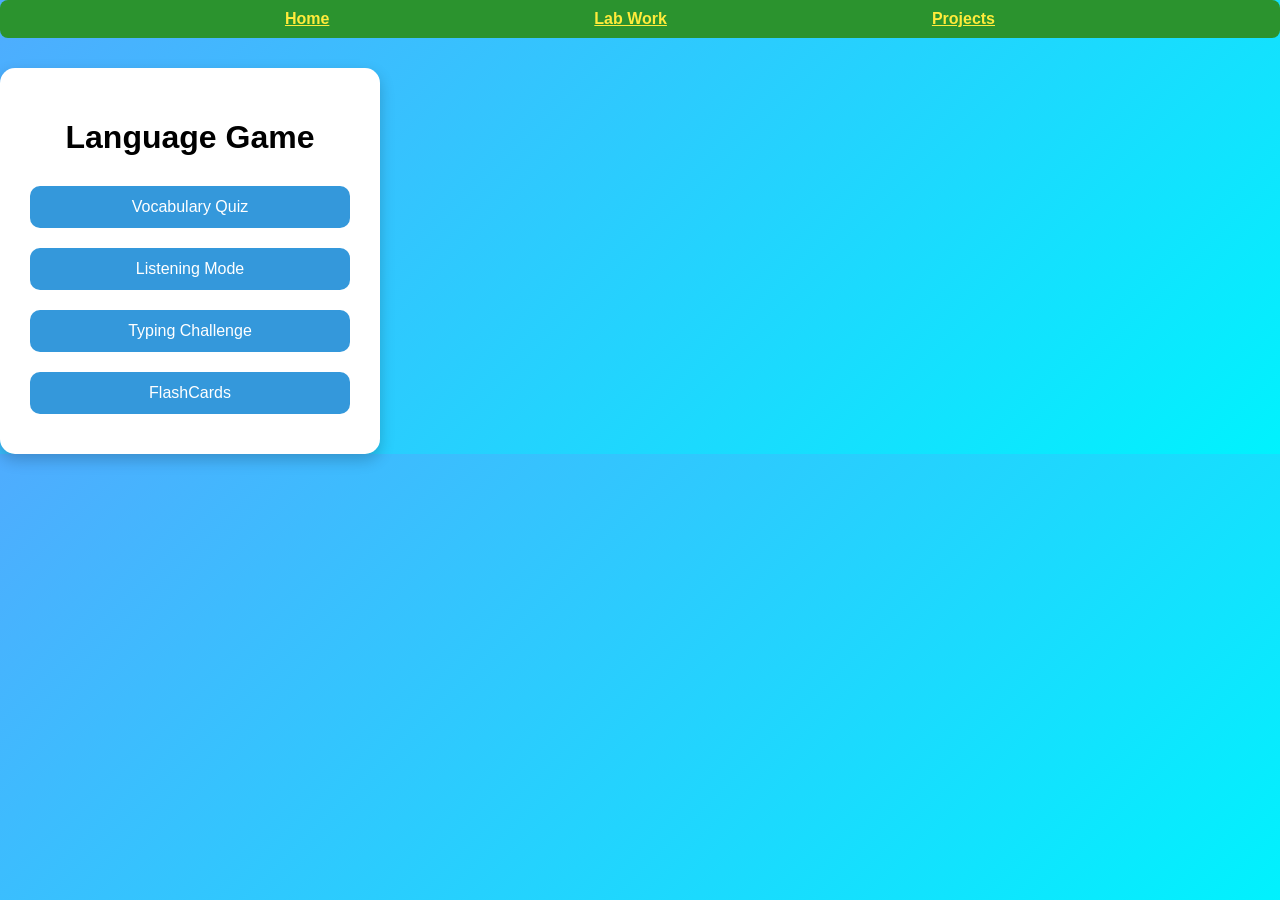
<file: index.html>
<!DOCTYPE html>
<html lang="en">

<head>
  <meta charset="UTF-8">
  <meta name="viewport" content="width=device-width, initial-scale=1.0">
  <title>Language Learning Game</title>
  <link rel="stylesheet" href="style.css">
</head>

<body>

  <nav class="top-nav">
    <a href="index.html" class="active">Home</a>
    <a href="Lab Work.html" class="active">Lab Work</a>
    <a href="projects.html" class="active">Projects</a>
  </nav>

  <div class="menu">
    <h1>Language Game</h1>

    <button onclick="goTo('vocab.html')">Vocabulary Quiz</button>
    <button onclick="goTo('listening.html')">Listening Mode</button>
    <button onclick="goTo('typing.html')">Typing Challenge</button>
    <button onclick="goTo('flashcard.html')">FlashCards</button>
  </div>

  <script src="script.js"></script>
</body>

</html>
</file>
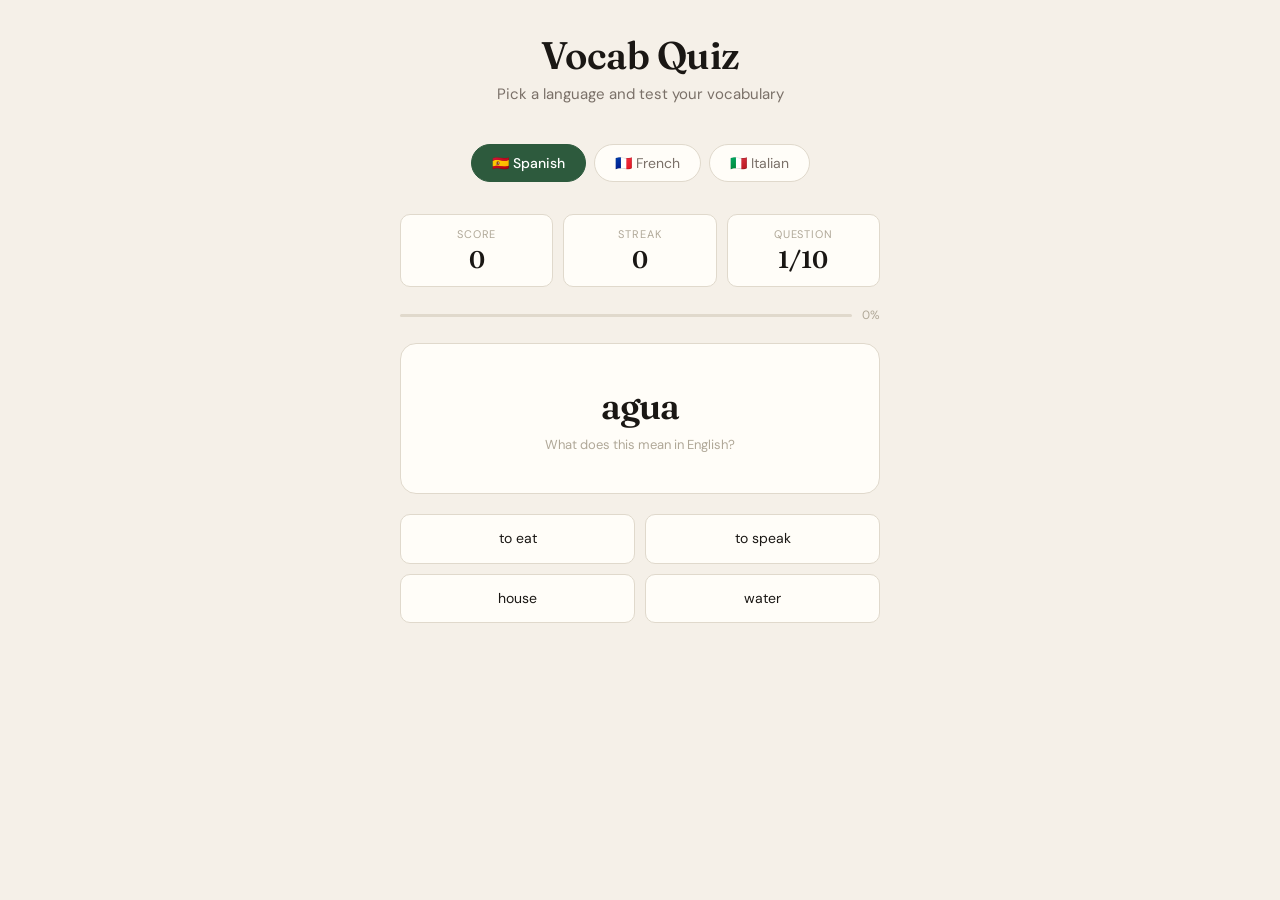
<file: vocab.html>
<!DOCTYPE html>
<html lang="en">
<head>
  <meta charset="UTF-8" />
  <meta name="viewport" content="width=device-width, initial-scale=1.0" />
  <title>Language Vocab Quiz</title>
  <link href="https://fonts.googleapis.com/css2?family=Fraunces:wght@400;600&family=DM+Sans:wght@400;500&display=swap" rel="stylesheet" />
  <style>
    *, *::before, *::after { box-sizing: border-box; margin: 0; padding: 0; }

    :root {
      --bg: #f5f0e8;
      --surface: #fffdf8;
      --border: #e0d9cc;
      --border-strong: #c8bfb0;
      --text: #1a1714;
      --text-muted: #7a7068;
      --text-hint: #b0a898;
      --accent: #2d5a3d;
      --accent-light: #e8f0eb;
      --danger: #8b2e2e;
      --danger-light: #f5e8e8;
      --success: #2d5a3d;
      --success-light: #e8f0eb;
      --radius: 10px;
      --radius-lg: 16px;
    }

    body {
      font-family: 'DM Sans', sans-serif;
      background: var(--bg);
      color: var(--text);
      min-height: 100vh;
      display: flex;
      flex-direction: column;
      align-items: center;
      padding: 2rem 1rem 4rem;
    }

    header {
      text-align: center;
      margin-bottom: 2.5rem;
    }

    header h1 {
      font-family: 'Fraunces', serif;
      font-size: 2.4rem;
      font-weight: 600;
      color: var(--text);
      letter-spacing: -0.5px;
      line-height: 1.2;
    }

    header p {
      color: var(--text-muted);
      font-size: 15px;
      margin-top: 6px;
    }

    .lang-tabs {
      display: flex;
      gap: 8px;
      margin-bottom: 2rem;
      flex-wrap: wrap;
      justify-content: center;
    }

    .lang-btn {
      padding: 9px 20px;
      border-radius: 999px;
      border: 1px solid var(--border);
      background: var(--surface);
      cursor: pointer;
      font-family: 'DM Sans', sans-serif;
      font-size: 14px;
      font-weight: 400;
      color: var(--text-muted);
      transition: all 0.15s;
    }

    .lang-btn.active {
      background: var(--accent);
      border-color: var(--accent);
      color: #fff;
      font-weight: 500;
    }

    .lang-btn:hover:not(.active) {
      border-color: var(--border-strong);
      color: var(--text);
    }

    .quiz-wrap {
      width: 100%;
      max-width: 480px;
      display: flex;
      flex-direction: column;
      align-items: center;
      gap: 1.25rem;
    }

    .score-row {
      display: flex;
      gap: 10px;
      width: 100%;
    }

    .score-card {
      flex: 1;
      background: var(--surface);
      border: 1px solid var(--border);
      border-radius: var(--radius);
      padding: 12px 10px;
      text-align: center;
    }

    .score-card .s-label {
      font-size: 11px;
      text-transform: uppercase;
      letter-spacing: 0.08em;
      color: var(--text-hint);
      margin-bottom: 4px;
    }

    .score-card .s-val {
      font-family: 'Fraunces', serif;
      font-size: 24px;
      font-weight: 600;
      color: var(--text);
    }

    .progress {
      display: flex;
      align-items: center;
      gap: 10px;
      width: 100%;
      font-size: 12px;
      color: var(--text-hint);
    }

    .prog-bar {
      flex: 1;
      height: 3px;
      background: var(--border);
      border-radius: 2px;
      overflow: hidden;
    }

    .prog-fill {
      height: 100%;
      background: var(--accent);
      border-radius: 2px;
      transition: width 0.35s ease;
    }

    .card {
      width: 100%;
      background: var(--surface);
      border: 1px solid var(--border);
      border-radius: var(--radius-lg);
      padding: 2.5rem 2rem;
      text-align: center;
      min-height: 150px;
      display: flex;
      flex-direction: column;
      align-items: center;
      justify-content: center;
      gap: 8px;
    }

    .card .word {
      font-family: 'Fraunces', serif;
      font-size: 36px;
      font-weight: 600;
      color: var(--text);
      letter-spacing: -1px;
    }

    .card .hint {
      font-size: 13px;
      color: var(--text-hint);
    }

    .card .translation-reveal {
      font-size: 18px;
      color: var(--accent);
      font-weight: 500;
      margin-top: 6px;
      animation: fadeIn 0.25s ease;
    }

    @keyframes fadeIn { from { opacity: 0; transform: translateY(4px); } to { opacity: 1; transform: none; } }

    .options {
      display: grid;
      grid-template-columns: 1fr 1fr;
      gap: 10px;
      width: 100%;
    }

    .opt {
      padding: 14px 12px;
      border-radius: var(--radius);
      border: 1px solid var(--border);
      background: var(--surface);
      cursor: pointer;
      font-family: 'DM Sans', sans-serif;
      font-size: 14px;
      color: var(--text);
      text-align: center;
      transition: all 0.15s;
      line-height: 1.4;
    }

    .opt:hover:not(.disabled) {
      border-color: var(--border-strong);
      background: #f5f0e8;
    }

    .opt.correct {
      background: var(--success-light);
      border-color: var(--success);
      color: var(--success);
    }

    .opt.wrong {
      background: var(--danger-light);
      border-color: var(--danger);
      color: var(--danger);
    }

    .opt.disabled { cursor: default; }

    .next-btn {
      display: none;
      padding: 11px 28px;
      border-radius: 999px;
      border: 1px solid var(--accent);
      background: var(--accent);
      color: #fff;
      cursor: pointer;
      font-family: 'DM Sans', sans-serif;
      font-size: 14px;
      font-weight: 500;
      transition: opacity 0.15s;
    }

    .next-btn:hover { opacity: 0.85; }

    .result-screen {
      text-align: center;
      padding: 3rem 1rem;
    }

    .result-screen h2 {
      font-family: 'Fraunces', serif;
      font-size: 2rem;
      font-weight: 600;
      color: var(--text);
      margin-bottom: 10px;
    }

    .result-screen p {
      color: var(--text-muted);
      font-size: 16px;
      line-height: 1.6;
    }

    .perfect {
      color: var(--accent);
      font-weight: 500;
      margin-top: 6px;
    }

    .restart-btn {
      margin-top: 1.5rem;
      padding: 11px 28px;
      border-radius: 999px;
      border: 1px solid var(--accent);
      background: var(--accent);
      color: #fff;
      cursor: pointer;
      font-family: 'DM Sans', sans-serif;
      font-size: 15px;
      font-weight: 500;
      transition: opacity 0.15s;
    }

    .restart-btn:hover { opacity: 0.85; }
  </style>
</head>
<body>

  <header>
    <h1>Vocab Quiz</h1>
    <p>Pick a language and test your vocabulary</p>
  </header>

  <div class="lang-tabs" id="langTabs"></div>
  <div class="quiz-wrap" id="quizArea"></div>

  <script>
    const vocab = {
      spanish: {
        flag: "🇪🇸", label: "Spanish",
        words: [
          {word:"hablar",translation:"to speak"},{word:"comer",translation:"to eat"},
          {word:"libro",translation:"book"},{word:"agua",translation:"water"},
          {word:"amigo",translation:"friend"},{word:"casa",translation:"house"},
          {word:"tiempo",translation:"time / weather"},{word:"trabajar",translation:"to work"},
          {word:"ciudad",translation:"city"},{word:"feliz",translation:"happy"}
        ]
      },
      french: {
        flag: "🇫🇷", label: "French",
        words: [
          {word:"parler",translation:"to speak"},{word:"manger",translation:"to eat"},
          {word:"livre",translation:"book"},{word:"eau",translation:"water"},
          {word:"ami",translation:"friend"},{word:"maison",translation:"house"},
          {word:"temps",translation:"time / weather"},{word:"travailler",translation:"to work"},
          {word:"ville",translation:"city"},{word:"heureux",translation:"happy"}
        ]
      },
      italian: {
        flag: "🇮🇹", label: "Italian",
        words: [
          {word:"parlare",translation:"to speak"},{word:"mangiare",translation:"to eat"},
          {word:"libro",translation:"book"},{word:"acqua",translation:"water"},
          {word:"amico",translation:"friend"},{word:"casa",translation:"house"},
          {word:"tempo",translation:"time / weather"},{word:"lavorare",translation:"to work"},
          {word:"città",translation:"city"},{word:"felice",translation:"happy"}
        ]
      }
    };

    let lang = "spanish";
    let queue = [], current = 0, score = 0, streak = 0, answered = false;
    let currentOpts = [];

    function shuffle(arr) { return [...arr].sort(() => Math.random() - 0.5); }

    function startQuiz() {
      queue = shuffle(vocab[lang].words);
      current = 0; score = 0; streak = 0; answered = false;
      render();
    }

    function render() {
      const area = document.getElementById("quizArea");
      if (current >= queue.length) {
        area.innerHTML = `
          <div class="result-screen">
            <h2>Quiz complete!</h2>
            <p>You scored <strong>${score}</strong> out of <strong>${queue.length}</strong>.</p>
            ${score === queue.length ? '<p class="perfect">Perfect score!</p>' : ''}
            <br><button class="restart-btn" onclick="startQuiz()">Play again</button>
          </div>`;
        return;
      }

      const item = queue[current];
      const wrong = shuffle(vocab[lang].words.filter(w => w.word !== item.word)).slice(0, 3);
      currentOpts = shuffle([item, ...wrong]);
      const pct = Math.round((current / queue.length) * 100);

      area.innerHTML = `
        <div class="score-row">
          <div class="score-card"><div class="s-label">Score</div><div class="s-val">${score}</div></div>
          <div class="score-card"><div class="s-label">Streak</div><div class="s-val">${streak}</div></div>
          <div class="score-card"><div class="s-label">Question</div><div class="s-val">${current + 1}/${queue.length}</div></div>
        </div>
        <div class="progress">
          <div class="prog-bar"><div class="prog-fill" style="width:${pct}%"></div></div>
          <span>${pct}%</span>
        </div>
        <div class="card" id="wordCard">
          <div class="word">${item.word}</div>
          <div class="hint">What does this mean in English?</div>
        </div>
        <div class="options" id="opts">
          ${currentOpts.map((o, i) => `<button class="opt" onclick="choose(${i})" id="opt${i}">${o.translation}</button>`).join("")}
        </div>
        <button class="next-btn" id="nextBtn" onclick="next()">Next →</button>
      `;
    }

    function choose(idx) {
      if (answered) return;
      answered = true;
      const correct = queue[current];
      const chosen = currentOpts[idx];
      const isRight = chosen.word === correct.word;

      if (isRight) { score++; streak++; } else { streak = 0; }

      document.querySelectorAll(".opt").forEach((el, i) => {
        el.classList.add("disabled");
        if (currentOpts[i].word === correct.word) el.classList.add("correct");
        else if (i === idx && !isRight) el.classList.add("wrong");
      });

      const card = document.getElementById("wordCard");
      const rev = document.createElement("div");
      rev.className = "translation-reveal";
      rev.textContent = correct.translation;
      card.appendChild(rev);

      document.getElementById("nextBtn").style.display = "inline-block";
    }

    function next() {
      current++;
      answered = false;
      render();
    }

    function renderTabs() {
      document.getElementById("langTabs").innerHTML = Object.entries(vocab).map(([key, v]) =>
        `<button class="lang-btn ${key === lang ? 'active' : ''}" onclick="selectLang('${key}')">${v.flag} ${v.label}</button>`
      ).join("");
    }

    function selectLang(l) {
      lang = l;
      renderTabs();
      startQuiz();
    }

    renderTabs();
    startQuiz();
  </script>
</body>
</html>
</file>
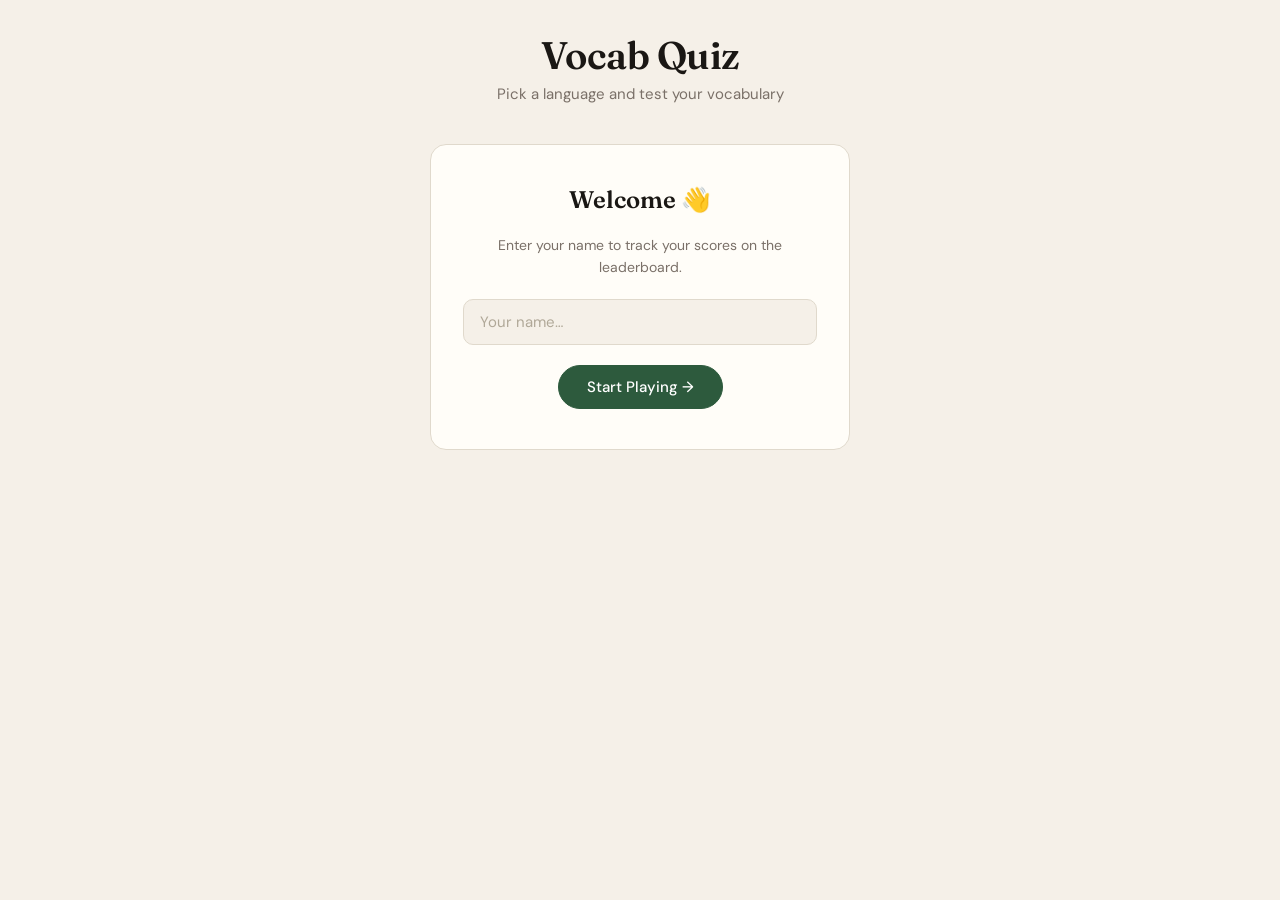
<file: docs/vocab.html>
<!DOCTYPE html>
<html lang="en">
<head>
  <meta charset="UTF-8" />
  <meta name="viewport" content="width=device-width, initial-scale=1.0" />
  <title>Language Vocab Quiz</title>
  <link href="https://fonts.googleapis.com/css2?family=Fraunces:wght@400;600&family=DM+Sans:wght@400;500&display=swap" rel="stylesheet" />
  <style>
    *, *::before, *::after { box-sizing: border-box; margin: 0; padding: 0; }

    :root {
      --bg: #f5f0e8;
      --surface: #fffdf8;
      --border: #e0d9cc;
      --border-strong: #c8bfb0;
      --text: #1a1714;
      --text-muted: #7a7068;
      --text-hint: #b0a898;
      --accent: #2d5a3d;
      --accent-light: #e8f0eb;
      --danger: #8b2e2e;
      --danger-light: #f5e8e8;
      --success: #2d5a3d;
      --success-light: #e8f0eb;
      --radius: 10px;
      --radius-lg: 16px;
    }

    body {
      font-family: 'DM Sans', sans-serif;
      background: var(--bg);
      color: var(--text);
      min-height: 100vh;
      display: flex;
      flex-direction: column;
      align-items: center;
      padding: 2rem 1rem 4rem;
    }

    header { text-align: center; margin-bottom: 2.5rem; }
    header h1 { font-family: 'Fraunces', serif; font-size: 2.4rem; font-weight: 600; letter-spacing: -0.5px; line-height: 1.2; }
    header p  { color: var(--text-muted); font-size: 15px; margin-top: 6px; }

    /* ── Name screen ── */
    .name-screen {
      width: 100%; max-width: 420px;
      background: var(--surface); border: 1px solid var(--border);
      border-radius: var(--radius-lg); padding: 2.5rem 2rem;
      display: flex; flex-direction: column; align-items: center;
      gap: 1.25rem; text-align: center;
    }
    .name-screen h2 { font-family: 'Fraunces', serif; font-size: 1.5rem; font-weight: 600; }
    .name-screen p  { color: var(--text-muted); font-size: 14px; line-height: 1.6; }

    .name-input {
      width: 100%; padding: 12px 16px;
      border: 1px solid var(--border); border-radius: var(--radius);
      background: var(--bg); font-family: 'DM Sans', sans-serif;
      font-size: 15px; color: var(--text); outline: none; transition: border-color 0.15s;
    }
    .name-input:focus { border-color: var(--accent); }
    .name-input::placeholder { color: var(--text-hint); }

    .name-error { font-size: 13px; color: var(--danger); display: none; }

    /* ── Loading screen ── */
    .loading-screen {
      width: 100%; max-width: 420px; text-align: center;
      padding: 3rem 1rem; display: flex; flex-direction: column;
      align-items: center; gap: 1rem;
    }
    .spinner {
      width: 32px; height: 32px;
      border: 3px solid var(--border); border-top-color: var(--accent);
      border-radius: 50%; animation: spin 0.7s linear infinite;
    }
    @keyframes spin { to { transform: rotate(360deg); } }
    .loading-screen p { color: var(--text-muted); font-size: 14px; }
    .loading-screen .retry-btn {
      margin-top: 8px; padding: 9px 22px; border-radius: 999px;
      border: 1px solid var(--border-strong); background: var(--surface);
      cursor: pointer; font-family: 'DM Sans', sans-serif; font-size: 14px;
      color: var(--text); display: none;
    }

    /* ── Tabs ── */
    .top-tabs {
      display: flex; gap: 8px; margin-bottom: 2rem;
      flex-wrap: wrap; justify-content: center;
    }
    .tab-btn {
      padding: 9px 20px; border-radius: 999px;
      border: 1px solid var(--border); background: var(--surface);
      cursor: pointer; font-family: 'DM Sans', sans-serif;
      font-size: 14px; color: var(--text-muted); transition: all 0.15s;
    }
    .tab-btn.active { background: var(--accent); border-color: var(--accent); color: #fff; font-weight: 500; }
    .tab-btn:hover:not(.active) { border-color: var(--border-strong); color: var(--text); }
    .tab-btn.leaderboard-tab { border-style: dashed; }
    .tab-btn.leaderboard-tab.active { border-style: solid; }

    /* ── Quiz ── */
    .quiz-wrap {
      width: 100%; max-width: 480px;
      display: flex; flex-direction: column; align-items: center; gap: 1.25rem;
    }
    .score-row { display: flex; gap: 10px; width: 100%; }
    .score-card { flex: 1; background: var(--surface); border: 1px solid var(--border); border-radius: var(--radius); padding: 12px 10px; text-align: center; }
    .score-card .s-label { font-size: 11px; text-transform: uppercase; letter-spacing: 0.08em; color: var(--text-hint); margin-bottom: 4px; }
    .score-card .s-val { font-family: 'Fraunces', serif; font-size: 24px; font-weight: 600; color: var(--text); }

    .progress { display: flex; align-items: center; gap: 10px; width: 100%; font-size: 12px; color: var(--text-hint); }
    .prog-bar { flex: 1; height: 3px; background: var(--border); border-radius: 2px; overflow: hidden; }
    .prog-fill { height: 100%; background: var(--accent); border-radius: 2px; transition: width 0.35s ease; }

    .card {
      width: 100%; background: var(--surface); border: 1px solid var(--border);
      border-radius: var(--radius-lg); padding: 2.5rem 2rem; text-align: center;
      min-height: 150px; display: flex; flex-direction: column;
      align-items: center; justify-content: center; gap: 8px;
    }
    .card .word { font-family: 'Fraunces', serif; font-size: 36px; font-weight: 600; color: var(--text); letter-spacing: -1px; }
    .card .hint { font-size: 13px; color: var(--text-hint); }
    .card .translation-reveal { font-size: 18px; color: var(--accent); font-weight: 500; margin-top: 6px; animation: fadeIn 0.25s ease; }

    @keyframes fadeIn { from { opacity: 0; transform: translateY(4px); } to { opacity: 1; transform: none; } }

    .options { display: grid; grid-template-columns: 1fr 1fr; gap: 10px; width: 100%; }
    .opt {
      padding: 14px 12px; border-radius: var(--radius);
      border: 1px solid var(--border); background: var(--surface);
      cursor: pointer; font-family: 'DM Sans', sans-serif;
      font-size: 14px; color: var(--text); text-align: center;
      transition: all 0.15s; line-height: 1.4;
    }
    .opt:hover:not(.disabled) { border-color: var(--border-strong); background: #f5f0e8; }
    .opt.correct { background: var(--success-light); border-color: var(--success); color: var(--success); }
    .opt.wrong   { background: var(--danger-light);  border-color: var(--danger);  color: var(--danger); }
    .opt.disabled { cursor: default; }

    .next-btn {
      display: none; padding: 11px 28px; border-radius: 999px;
      border: 1px solid var(--accent); background: var(--accent);
      color: #fff; cursor: pointer; font-family: 'DM Sans', sans-serif;
      font-size: 14px; font-weight: 500; transition: opacity 0.15s;
    }
    .next-btn:hover { opacity: 0.85; }

    /* ── Result ── */
    .result-screen { text-align: center; padding: 3rem 1rem; width: 100%; max-width: 480px; }
    .result-screen h2 { font-family: 'Fraunces', serif; font-size: 2rem; font-weight: 600; margin-bottom: 10px; }
    .result-screen p  { color: var(--text-muted); font-size: 16px; line-height: 1.6; }
    .perfect { color: var(--accent); font-weight: 500; margin-top: 6px; }
    .result-actions { display: flex; gap: 10px; justify-content: center; margin-top: 1.5rem; flex-wrap: wrap; }

    .restart-btn, .lb-btn {
      padding: 11px 28px; border-radius: 999px; cursor: pointer;
      font-family: 'DM Sans', sans-serif; font-size: 15px; font-weight: 500; transition: opacity 0.15s;
    }
    .restart-btn { border: 1px solid var(--accent); background: var(--accent); color: #fff; }
    .lb-btn { border: 1px solid var(--border-strong); background: var(--surface); color: var(--text); }
    .restart-btn:hover, .lb-btn:hover { opacity: 0.8; }

    /* ── Leaderboard ── */
    .lb-wrap { width: 100%; max-width: 480px; display: flex; flex-direction: column; gap: 1rem; }
    .lb-header { display: flex; align-items: center; justify-content: space-between; }
    .lb-header h2 { font-family: 'Fraunces', serif; font-size: 1.4rem; font-weight: 600; }
    .lb-player-badge {
      background: var(--accent-light); border: 1px solid var(--accent);
      border-radius: var(--radius); padding: 10px 14px;
      font-size: 13px; color: var(--accent); display: flex; align-items: center; gap: 6px;
    }
    .lb-lang-tabs { display: flex; gap: 6px; }
    .lb-lang-btn {
      padding: 6px 14px; border-radius: 999px; border: 1px solid var(--border);
      background: var(--surface); cursor: pointer; font-family: 'DM Sans', sans-serif;
      font-size: 13px; color: var(--text-muted); transition: all 0.15s;
    }
    .lb-lang-btn.active { background: var(--accent); border-color: var(--accent); color: #fff; }
    .lb-table { background: var(--surface); border: 1px solid var(--border); border-radius: var(--radius-lg); overflow: hidden; }
    .lb-row {
      display: grid; grid-template-columns: 36px 1fr 60px 70px;
      align-items: center; padding: 13px 16px;
      border-bottom: 1px solid var(--border); gap: 8px; animation: fadeIn 0.2s ease;
    }
    .lb-row:last-child { border-bottom: none; }
    .lb-row.is-me { background: var(--accent-light); }
    .lb-row.header-row { padding: 8px 16px; background: var(--bg); border-bottom: 1px solid var(--border); }
    .lb-row.header-row span { font-size: 10px; text-transform: uppercase; letter-spacing: 0.08em; color: var(--text-hint); font-weight: 500; }
    .rank { font-family: 'Fraunces', serif; font-size: 15px; font-weight: 600; color: var(--text-hint); text-align: center; }
    .rank.gold   { color: #b8860b; }
    .rank.silver { color: #888; }
    .rank.bronze { color: #8b5e3c; }
    .lb-name { font-size: 14px; font-weight: 500; color: var(--text); overflow: hidden; text-overflow: ellipsis; white-space: nowrap; }
    .lb-name.is-me::after { content: " (you)"; color: var(--accent); font-weight: 400; font-size: 12px; }
    .lb-score { font-family: 'Fraunces', serif; font-size: 18px; font-weight: 600; color: var(--text); text-align: right; }
    .lb-games { font-size: 12px; color: var(--text-hint); text-align: right; }
    .lb-empty { padding: 2.5rem; text-align: center; color: var(--text-hint); font-size: 14px; }

    .hidden { display: none !important; }
  </style>
</head>
<body>

  <header>
    <h1>Vocab Quiz</h1>
    <p>Pick a language and test your vocabulary</p>
  </header>

  <!-- Step 1: Name -->
  <div class="name-screen" id="nameScreen">
    <h2>Welcome 👋</h2>
    <p>Enter your name to track your scores on the leaderboard.</p>
    <input class="name-input" id="nameInput" type="text" placeholder="Your name…" maxlength="24" />
    <div class="name-error" id="nameError">Please enter a name to continue.</div>
    <button class="restart-btn" onclick="submitName()">Start Playing →</button>
  </div>

  <!-- Step 2: Loading words -->
  <div class="loading-screen hidden" id="loadingScreen">
    <div class="spinner"></div>
    <p id="loadingMsg">Fetching words…</p>
    <button class="retry-btn" id="retryBtn" onclick="loadWords()">Try again</button>
  </div>

  <!-- Step 3: Main app -->
  <div id="mainApp" class="hidden" style="width:100%;display:flex;flex-direction:column;align-items:center;">
    <div class="top-tabs" id="topTabs"></div>
    <div id="quizArea" class="quiz-wrap"></div>
    <div id="lbArea" class="lb-wrap hidden"></div>
  </div>

  <script>
    const langMeta = {
      spanish: { flag: '🇪🇸', label: 'Spanish' },
      french:  { flag: '🇫🇷', label: 'French'  },
      italian: { flag: '🇮🇹', label: 'Italian' },
    };

    // Words are fetched per language and cached so switching
    // tabs doesn't re-fetch until the player finishes a round.
    const wordCache = {};

    let userId = null, userName = null;
    let lang = 'spanish';
    let words = [];  // current word set [{word, translation}]
    let queue = [], current = 0, score = 0, streak = 0, answered = false;
    let currentOpts = [];
    let view = 'quiz';
    let lbLang = 'spanish';

    // ── Name entry ───────────────────────────────────────────────
    document.getElementById('nameInput').addEventListener('keydown', e => {
      if (e.key === 'Enter') submitName();
    });

    async function submitName() {
      const input = document.getElementById('nameInput');
      const name = input.value.trim();
      const err = document.getElementById('nameError');
      if (!name) { err.style.display = 'block'; return; }
      err.style.display = 'none';

      try {
        const res = await fetch('/api/users', {
          method: 'POST',
          headers: { 'Content-Type': 'application/json' },
          body: JSON.stringify({ name })
        });
        const data = await res.json();
        if (data.error) throw new Error(data.error);
        userId = data.id;
        userName = data.name;
        document.getElementById('nameScreen').classList.add('hidden');
        loadWords();
      } catch (e) {
        err.textContent = 'Something went wrong. Is the server running?';
        err.style.display = 'block';
      }
    }

    // ── Word fetching ────────────────────────────────────────────
    async function loadWords() {
      // Show loading screen
      document.getElementById('mainApp').classList.add('hidden');
      document.getElementById('loadingScreen').classList.remove('hidden');
      document.getElementById('loadingMsg').textContent = `Fetching ${langMeta[lang].label} words…`;
      document.getElementById('retryBtn').style.display = 'none';

      try {
        const res = await fetch(`/api/words?language=${lang}`);
        const data = await res.json();
        if (data.error) throw new Error(data.error);
        if (!Array.isArray(data) || data.length < 4) throw new Error('Not enough words returned.');

        wordCache[lang] = data;
        words = data;

        document.getElementById('loadingScreen').classList.add('hidden');
        document.getElementById('mainApp').classList.remove('hidden');
        renderTabs();
        startQuiz();
      } catch (e) {
        document.getElementById('loadingMsg').textContent = '⚠️ ' + (e.message || 'Failed to load words.');
        document.getElementById('retryBtn').style.display = 'inline-block';
      }
    }

    // ── Tabs ─────────────────────────────────────────────────────
    function renderTabs() {
      const langBtns = Object.entries(langMeta).map(([key, v]) =>
        `<button class="tab-btn ${view === 'quiz' && key === lang ? 'active' : ''}" onclick="selectLang('${key}')">${v.flag} ${v.label}</button>`
      ).join('');
      const lbBtn = `<button class="tab-btn leaderboard-tab ${view === 'leaderboard' ? 'active' : ''}" onclick="showLeaderboard()">🏆 Leaderboard</button>`;
      document.getElementById('topTabs').innerHTML = langBtns + lbBtn;
    }

    async function selectLang(l) {
      lang = l;
      view = 'quiz';
      document.getElementById('lbArea').classList.add('hidden');
      document.getElementById('quizArea').classList.remove('hidden');

      // Use cache if available, otherwise fetch fresh
      if (wordCache[l]) {
        words = wordCache[l];
        renderTabs();
        startQuiz();
      } else {
        renderTabs();
        loadWords();
      }
    }

    // ── Quiz ─────────────────────────────────────────────────────
    function shuffle(arr) { return [...arr].sort(() => Math.random() - 0.5); }

    function startQuiz() {
      queue = shuffle(words);
      current = 0; score = 0; streak = 0; answered = false;
      render();
    }

    function render() {
      const area = document.getElementById('quizArea');
      if (current >= queue.length) {
        submitScore();
        // Clear cache so next "play again" gets fresh words
        delete wordCache[lang];
        area.innerHTML = `
          <div class="result-screen">
            <h2>Quiz complete!</h2>
            <p>You scored <strong>${score}</strong> out of <strong>${queue.length}</strong>.</p>
            ${score === queue.length ? '<p class="perfect">Perfect score! 🎉</p>' : ''}
            <div class="result-actions">
              <button class="restart-btn" onclick="loadWords()">Play again</button>
              <button class="lb-btn" onclick="showLeaderboard()">View leaderboard</button>
            </div>
          </div>`;
        return;
      }

      const item = queue[current];
      // Wrong options are other translations from the same word set
      const wrong = shuffle(words.filter(w => w.word !== item.word)).slice(0, 3);
      currentOpts = shuffle([item, ...wrong]);
      const pct = Math.round((current / queue.length) * 100);

      area.innerHTML = `
        <div class="score-row">
          <div class="score-card"><div class="s-label">Score</div><div class="s-val">${score}</div></div>
          <div class="score-card"><div class="s-label">Streak</div><div class="s-val">${streak}</div></div>
          <div class="score-card"><div class="s-label">Question</div><div class="s-val">${current + 1}/${queue.length}</div></div>
        </div>
        <div class="progress">
          <div class="prog-bar"><div class="prog-fill" style="width:${pct}%"></div></div>
          <span>${pct}%</span>
        </div>
        <div class="card" id="wordCard">
          <div class="word">${item.word}</div>
          <div class="hint">What is this in ${langMeta[lang].label}?</div>
        </div>
        <div class="options">
          ${currentOpts.map((o, i) => `<button class="opt" onclick="choose(${i})">${o.translation}</button>`).join('')}
        </div>
        <button class="next-btn" id="nextBtn" onclick="next()">Next →</button>
      `;
    }

    function choose(idx) {
      if (answered) return;
      answered = true;
      const correct = queue[current];
      const isRight = currentOpts[idx].word === correct.word;
      if (isRight) { score++; streak++; } else { streak = 0; }

      document.querySelectorAll('.opt').forEach((el, i) => {
        el.classList.add('disabled');
        if (currentOpts[i].word === correct.word) el.classList.add('correct');
        else if (i === idx && !isRight) el.classList.add('wrong');
      });

      const rev = document.createElement('div');
      rev.className = 'translation-reveal';
      rev.textContent = correct.translation;
      document.getElementById('wordCard').appendChild(rev);
      document.getElementById('nextBtn').style.display = 'inline-block';
    }

    function next() { current++; answered = false; render(); }

    async function submitScore() {
      try {
        await fetch('/api/scores', {
          method: 'POST',
          headers: { 'Content-Type': 'application/json' },
          body: JSON.stringify({ user_id: userId, points: score, language: lang, total_questions: queue.length })
        });
      } catch (e) { console.warn('Could not submit score:', e); }
    }

    // ── Leaderboard ──────────────────────────────────────────────
    function showLeaderboard() {
      view = 'leaderboard';
      lbLang = lang;
      document.getElementById('quizArea').classList.add('hidden');
      document.getElementById('lbArea').classList.remove('hidden');
      renderTabs();
      loadLeaderboard();
    }

    async function loadLeaderboard() {
      const area = document.getElementById('lbArea');
      area.innerHTML = `
        <div class="lb-header">
          <h2>Leaderboard</h2>
          <div class="lb-lang-tabs">
            ${Object.entries(langMeta).map(([key, v]) =>
              `<button class="lb-lang-btn ${key === lbLang ? 'active' : ''}" onclick="switchLbLang('${key}')">${v.flag}</button>`
            ).join('')}
          </div>
        </div>
        <div class="lb-player-badge">👤 Playing as <strong>${userName}</strong></div>
        <div class="lb-table"><div style="padding:2rem;text-align:center;color:var(--text-hint);font-size:14px;">Loading…</div></div>
      `;
      try {
        const res = await fetch(`/api/leaderboard?language=${lbLang}`);
        renderLbTable(await res.json());
      } catch {
        document.querySelector('.lb-table').innerHTML = `<div class="lb-empty">Could not load scores.</div>`;
      }
    }

    function renderLbTable(rows) {
      const table = document.querySelector('.lb-table');
      if (!rows.length) {
        table.innerHTML = `<div class="lb-empty">No scores yet for this language.<br>Be the first! 🌟</div>`;
        return;
      }
      const rankSymbol = i => ['<span class="rank gold">🥇</span>','<span class="rank silver">🥈</span>','<span class="rank bronze">🥉</span>'][i] || `<span class="rank">${i+1}</span>`;
      table.innerHTML = `
        <div class="lb-row header-row">
          <span></span><span>Player</span><span style="text-align:right">Best</span><span style="text-align:right">Games</span>
        </div>
        ${rows.map((r, i) => {
          const isMe = r.name === userName;
          return `<div class="lb-row ${isMe ? 'is-me' : ''}">
            ${rankSymbol(i)}
            <div class="lb-name ${isMe ? 'is-me' : ''}">${escHtml(r.name)}</div>
            <div class="lb-score">${r.best_score}<span style="font-size:12px;color:var(--text-hint);font-family:'DM Sans',sans-serif;font-weight:400">/${r.total_questions}</span></div>
            <div class="lb-games">${r.games_played} game${r.games_played !== 1 ? 's' : ''}</div>
          </div>`;
        }).join('')}
      `;
    }

    function switchLbLang(l) { lbLang = l; loadLeaderboard(); }
    function escHtml(s) { return s.replace(/&/g,'&amp;').replace(/</g,'&lt;').replace(/>/g,'&gt;').replace(/"/g,'&quot;'); }
  </script>
</body>
</html>
</file>
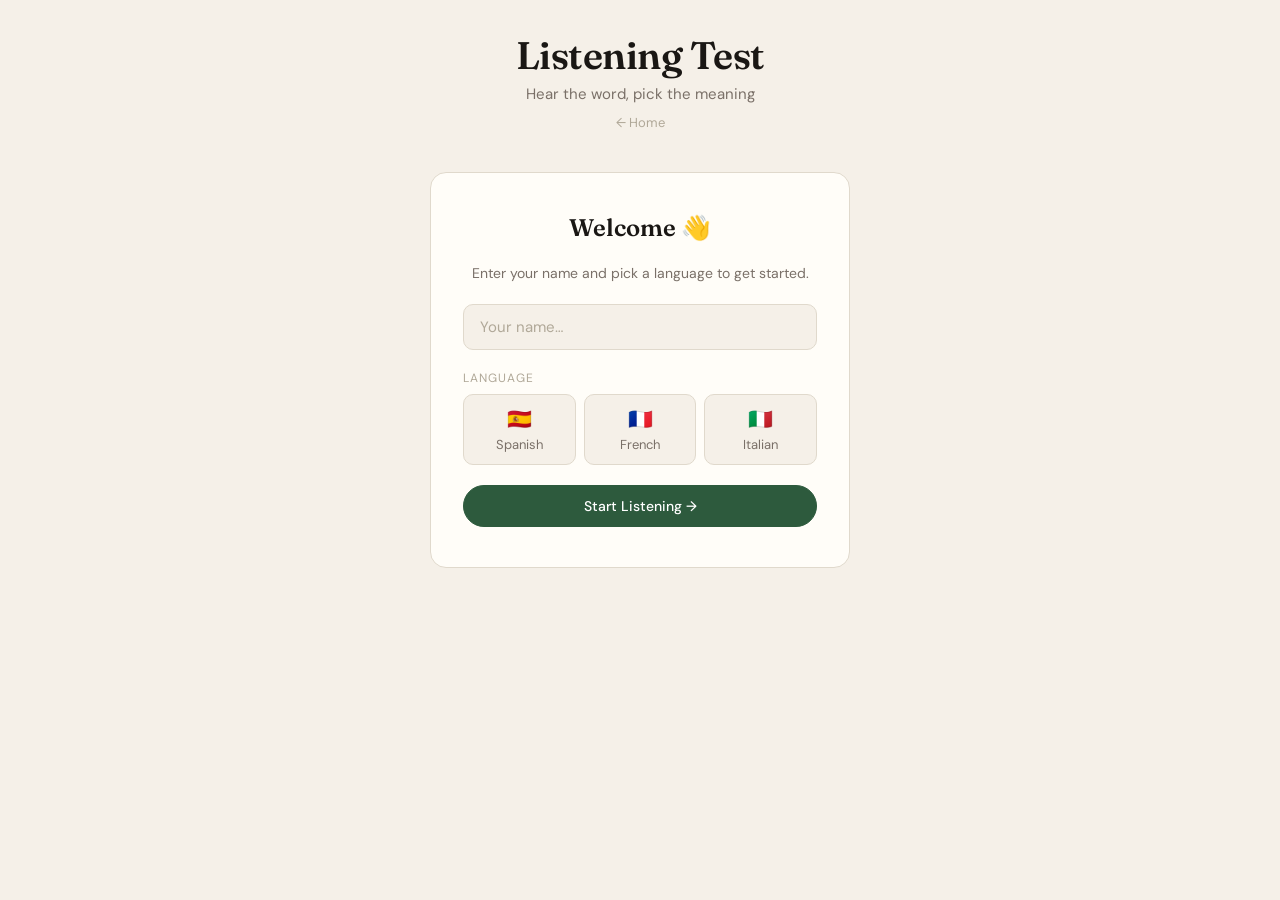
<file: public/listening.html>
<!DOCTYPE html>
<html lang="en">
<head>
  <meta charset="UTF-8" />
  <meta name="viewport" content="width=device-width, initial-scale=1.0" />
  <title>Listening Test</title>
  <link href="https://fonts.googleapis.com/css2?family=Fraunces:wght@400;600&family=DM+Sans:wght@400;500&display=swap" rel="stylesheet" />
  <style>
    *, *::before, *::after { box-sizing: border-box; margin: 0; padding: 0; }

    :root {
      --bg: #f5f0e8;
      --surface: #fffdf8;
      --border: #e0d9cc;
      --border-strong: #c8bfb0;
      --text: #1a1714;
      --text-muted: #7a7068;
      --text-hint: #b0a898;
      --accent: #2d5a3d;
      --accent-light: #e8f0eb;
      --danger: #8b2e2e;
      --danger-light: #f5e8e8;
      --success: #2d5a3d;
      --success-light: #e8f0eb;
      --radius: 10px;
      --radius-lg: 16px;
    }

    body {
      font-family: 'DM Sans', sans-serif;
      background: var(--bg);
      color: var(--text);
      min-height: 100vh;
      display: flex;
      flex-direction: column;
      align-items: center;
      padding: 2rem 1rem 4rem;
    }

    header { text-align: center; margin-bottom: 2.5rem; }
    header h1 { font-family: 'Fraunces', serif; font-size: 2.4rem; font-weight: 600; letter-spacing: -0.5px; line-height: 1.2; }
    header p  { color: var(--text-muted); font-size: 15px; margin-top: 6px; }
    header .back-link {
      display: inline-block; margin-top: 10px;
      font-size: 13px; color: var(--text-hint); text-decoration: none;
      transition: color 0.15s;
    }
    header .back-link:hover { color: var(--accent); }

    /* ── Panel (name + loading) ── */
    .panel {
      width: 100%; max-width: 420px;
      background: var(--surface); border: 1px solid var(--border);
      border-radius: var(--radius-lg); padding: 2.5rem 2rem;
      display: flex; flex-direction: column; align-items: center;
      gap: 1.25rem; text-align: center;
    }
    .panel h2 { font-family: 'Fraunces', serif; font-size: 1.5rem; font-weight: 600; }
    .panel p  { color: var(--text-muted); font-size: 14px; line-height: 1.6; }

    .name-input {
      width: 100%; padding: 12px 16px;
      border: 1px solid var(--border); border-radius: var(--radius);
      background: var(--bg); font-family: 'DM Sans', sans-serif;
      font-size: 15px; color: var(--text); outline: none; transition: border-color 0.15s;
    }
    .name-input:focus { border-color: var(--accent); }
    .name-input::placeholder { color: var(--text-hint); }
    .field-error { font-size: 13px; color: var(--danger); display: none; align-self: flex-start; }

    /* ── Lang selector ── */
    .lang-grid { display: flex; gap: 8px; width: 100%; }
    .lang-btn {
      flex: 1; padding: 11px 8px; border-radius: var(--radius);
      border: 1px solid var(--border); background: var(--bg);
      cursor: pointer; font-family: 'DM Sans', sans-serif;
      font-size: 13px; color: var(--text-muted);
      display: flex; flex-direction: column; align-items: center; gap: 4px;
      transition: all 0.15s;
    }
    .lang-btn .lang-flag { font-size: 20px; }
    .lang-btn:hover { border-color: var(--border-strong); color: var(--text); }
    .lang-btn.selected { border-color: var(--accent); background: var(--accent-light); color: var(--accent); font-weight: 500; }

    /* ── Buttons ── */
    .btn-primary {
      padding: 11px 28px; border-radius: 999px;
      border: 1px solid var(--accent); background: var(--accent);
      color: #fff; cursor: pointer; font-family: 'DM Sans', sans-serif;
      font-size: 14px; font-weight: 500; transition: opacity 0.15s; width: 100%;
    }
    .btn-primary:hover { opacity: 0.85; }
    .btn-secondary {
      padding: 11px 28px; border-radius: 999px;
      border: 1px solid var(--border-strong); background: var(--surface);
      color: var(--text); cursor: pointer; font-family: 'DM Sans', sans-serif;
      font-size: 14px; transition: opacity 0.15s;
    }
    .btn-secondary:hover { opacity: 0.7; }

    /* ── Loading ── */
    .loading-wrap {
      width: 100%; max-width: 420px; text-align: center;
      padding: 3rem 1rem; display: flex; flex-direction: column;
      align-items: center; gap: 1rem;
    }
    .spinner {
      width: 32px; height: 32px;
      border: 3px solid var(--border); border-top-color: var(--accent);
      border-radius: 50%; animation: spin 0.7s linear infinite;
    }
    @keyframes spin { to { transform: rotate(360deg); } }
    .loading-wrap p { color: var(--text-muted); font-size: 14px; }

    /* ── Tabs ── */
    .top-tabs {
      display: flex; gap: 8px; margin-bottom: 2rem;
      flex-wrap: wrap; justify-content: center;
    }
    .tab-btn {
      padding: 9px 20px; border-radius: 999px;
      border: 1px solid var(--border); background: var(--surface);
      cursor: pointer; font-family: 'DM Sans', sans-serif;
      font-size: 14px; color: var(--text-muted); transition: all 0.15s;
    }
    .tab-btn.active { background: var(--accent); border-color: var(--accent); color: #fff; font-weight: 500; }
    .tab-btn:hover:not(.active) { border-color: var(--border-strong); color: var(--text); }
    .tab-btn.leaderboard-tab { border-style: dashed; }
    .tab-btn.leaderboard-tab.active { border-style: solid; }

    /* ── Quiz ── */
    .quiz-wrap {
      width: 100%; max-width: 480px;
      display: flex; flex-direction: column; align-items: center; gap: 1.25rem;
    }

    .score-row { display: flex; gap: 10px; width: 100%; }
    .score-card { flex: 1; background: var(--surface); border: 1px solid var(--border); border-radius: var(--radius); padding: 12px 10px; text-align: center; }
    .score-card .s-label { font-size: 11px; text-transform: uppercase; letter-spacing: 0.08em; color: var(--text-hint); margin-bottom: 4px; }
    .score-card .s-val { font-family: 'Fraunces', serif; font-size: 24px; font-weight: 600; color: var(--text); }

    .progress { display: flex; align-items: center; gap: 10px; width: 100%; font-size: 12px; color: var(--text-hint); }
    .prog-bar { flex: 1; height: 3px; background: var(--border); border-radius: 2px; overflow: hidden; }
    .prog-fill { height: 100%; background: var(--accent); border-radius: 2px; transition: width 0.35s ease; }

    /* ── Listen card ── */
    .listen-card {
      width: 100%; background: var(--surface); border: 1px solid var(--border);
      border-radius: var(--radius-lg); padding: 2.5rem 2rem; text-align: center;
      display: flex; flex-direction: column; align-items: center; gap: 1.25rem;
    }

    .listen-card .instruction {
      font-size: 13px; color: var(--text-hint);
    }

    .play-btn {
      width: 72px; height: 72px; border-radius: 50%;
      border: 2px solid var(--accent); background: var(--accent-light);
      cursor: pointer; display: flex; align-items: center; justify-content: center;
      transition: all 0.15s; position: relative;
    }
    .play-btn:hover { background: var(--accent); }
    .play-btn:hover .play-icon { color: #fff; }
    .play-btn.playing { background: var(--accent); animation: pulse 1s ease-in-out infinite; }
    .play-btn.playing .play-icon { color: #fff; }

    @keyframes pulse {
      0%, 100% { box-shadow: 0 0 0 0 rgba(45,90,61,0.3); }
      50% { box-shadow: 0 0 0 10px rgba(45,90,61,0); }
    }

    .play-icon { font-size: 28px; color: var(--accent); line-height: 1; }

    .replay-hint { font-size: 12px; color: var(--text-hint); }

    .word-reveal {
      font-family: 'Fraunces', serif; font-size: 28px; font-weight: 600;
      color: var(--accent); animation: fadeIn 0.25s ease; display: none;
    }

    @keyframes fadeIn { from { opacity: 0; transform: translateY(4px); } to { opacity: 1; transform: none; } }

    /* ── Options ── */
    .options { display: grid; grid-template-columns: 1fr 1fr; gap: 10px; width: 100%; }
    .opt {
      padding: 14px 12px; border-radius: var(--radius);
      border: 1px solid var(--border); background: var(--surface);
      cursor: pointer; font-family: 'DM Sans', sans-serif;
      font-size: 14px; color: var(--text); text-align: center;
      transition: all 0.15s; line-height: 1.4;
    }
    .opt:hover:not(.disabled) { border-color: var(--border-strong); background: var(--bg); }
    .opt.correct { background: var(--success-light); border-color: var(--success); color: var(--success); }
    .opt.wrong   { background: var(--danger-light);  border-color: var(--danger);  color: var(--danger); }
    .opt.disabled { cursor: default; }

    .next-btn {
      display: none; padding: 11px 28px; border-radius: 999px;
      border: 1px solid var(--accent); background: var(--accent);
      color: #fff; cursor: pointer; font-family: 'DM Sans', sans-serif;
      font-size: 14px; font-weight: 500; transition: opacity 0.15s;
    }
    .next-btn:hover { opacity: 0.85; }

    /* ── Result ── */
    .result-screen { text-align: center; padding: 3rem 1rem; width: 100%; max-width: 480px; }
    .result-screen h2 { font-family: 'Fraunces', serif; font-size: 2rem; font-weight: 600; margin-bottom: 10px; }
    .result-screen p  { color: var(--text-muted); font-size: 16px; line-height: 1.6; }
    .perfect { color: var(--accent); font-weight: 500; margin-top: 6px; }
    .result-actions { display: flex; gap: 10px; justify-content: center; margin-top: 1.5rem; flex-wrap: wrap; }

    /* ── Leaderboard ── */
    .lb-wrap { width: 100%; max-width: 480px; display: flex; flex-direction: column; gap: 1rem; }
    .lb-header { display: flex; align-items: center; justify-content: space-between; }
    .lb-header h2 { font-family: 'Fraunces', serif; font-size: 1.4rem; font-weight: 600; }
    .lb-player-badge {
      background: var(--accent-light); border: 1px solid var(--accent);
      border-radius: var(--radius); padding: 10px 14px;
      font-size: 13px; color: var(--accent); display: flex; align-items: center; gap: 6px;
    }
    .lb-lang-tabs { display: flex; gap: 6px; }
    .lb-lang-btn {
      padding: 6px 14px; border-radius: 999px; border: 1px solid var(--border);
      background: var(--surface); cursor: pointer; font-family: 'DM Sans', sans-serif;
      font-size: 13px; color: var(--text-muted); transition: all 0.15s;
    }
    .lb-lang-btn.active { background: var(--accent); border-color: var(--accent); color: #fff; }
    .lb-table { background: var(--surface); border: 1px solid var(--border); border-radius: var(--radius-lg); overflow: hidden; }
    .lb-row {
      display: grid; grid-template-columns: 36px 1fr 60px 70px;
      align-items: center; padding: 13px 16px;
      border-bottom: 1px solid var(--border); gap: 8px; animation: fadeIn 0.2s ease;
    }
    .lb-row:last-child { border-bottom: none; }
    .lb-row.is-me { background: var(--accent-light); }
    .lb-row.header-row { padding: 8px 16px; background: var(--bg); border-bottom: 1px solid var(--border); }
    .lb-row.header-row span { font-size: 10px; text-transform: uppercase; letter-spacing: 0.08em; color: var(--text-hint); font-weight: 500; }
    .rank { font-family: 'Fraunces', serif; font-size: 15px; font-weight: 600; color: var(--text-hint); text-align: center; }
    .rank.gold   { color: #b8860b; }
    .rank.silver { color: #888; }
    .rank.bronze { color: #8b5e3c; }
    .lb-name { font-size: 14px; font-weight: 500; color: var(--text); overflow: hidden; text-overflow: ellipsis; white-space: nowrap; }
    .lb-name.is-me::after { content: " (you)"; color: var(--accent); font-weight: 400; font-size: 12px; }
    .lb-score { font-family: 'Fraunces', serif; font-size: 18px; font-weight: 600; color: var(--text); text-align: right; }
    .lb-games { font-size: 12px; color: var(--text-hint); text-align: right; }
    .lb-empty { padding: 2.5rem; text-align: center; color: var(--text-hint); font-size: 14px; }

    .hidden { display: none !important; }
  </style>
</head>
<body>

  <header>
    <h1>Listening Test</h1>
    <p>Hear the word, pick the meaning</p>
    <a class="back-link" href="index.html">← Home</a>
  </header>

  <!-- Step 1: Name + language -->
  <div class="panel" id="nameScreen">
    <h2>Welcome 👋</h2>
    <p>Enter your name and pick a language to get started.</p>
    <input class="name-input" id="nameInput" type="text" placeholder="Your name…" maxlength="24" />
    <div class="field-error" id="nameError">Please enter a name to continue.</div>
    <div style="width:100%;text-align:left;">
      <div style="font-size:12px;text-transform:uppercase;letter-spacing:.08em;color:var(--text-hint);margin-bottom:8px;">Language</div>
      <div class="lang-grid">
        <button class="lang-btn" data-lang="spanish" onclick="selectLang(this)"><span class="lang-flag">🇪🇸</span>Spanish</button>
        <button class="lang-btn" data-lang="french"  onclick="selectLang(this)"><span class="lang-flag">🇫🇷</span>French</button>
        <button class="lang-btn" data-lang="italian" onclick="selectLang(this)"><span class="lang-flag">🇮🇹</span>Italian</button>
      </div>
    </div>
    <div class="field-error" id="langError">Please select a language.</div>
    <button class="btn-primary" onclick="submitName()">Start Listening →</button>
  </div>

  <!-- Loading -->
  <div class="loading-wrap hidden" id="loadingScreen">
    <div class="spinner"></div>
    <p id="loadingMsg">Fetching words…</p>
    <button class="btn-secondary" id="retryBtn" style="display:none" onclick="loadWords()">Try again</button>
  </div>

  <!-- Main app -->
  <div id="mainApp" class="hidden" style="width:100%;display:flex;flex-direction:column;align-items:center;">
    <div class="top-tabs" id="topTabs"></div>
    <div id="quizArea" class="quiz-wrap"></div>
    <div id="lbArea" class="lb-wrap hidden"></div>
  </div>

  <script>
    const langMeta = {
      spanish: { flag: '🇪🇸', label: 'Spanish', ttsLang: 'es-ES' },
      french:  { flag: '🇫🇷', label: 'French',  ttsLang: 'fr-FR' },
      italian: { flag: '🇮🇹', label: 'Italian', ttsLang: 'it-IT' },
    };

    let userId = null, userName = null, selectedLang = null;
    let words = [], queue = [], current = 0, score = 0, streak = 0, answered = false;
    let currentOpts = [];
    let view = 'quiz', lbLang = 'spanish';

    // ── Language picker ──────────────────────────────────────────
    function selectLang(btn) {
      document.querySelectorAll('.lang-btn').forEach(b => b.classList.remove('selected'));
      btn.classList.add('selected');
      selectedLang = btn.dataset.lang;
    }

    // ── Name entry ───────────────────────────────────────────────
    document.getElementById('nameInput').addEventListener('keydown', e => {
      if (e.key === 'Enter') submitName();
    });

    async function submitName() {
      const name = document.getElementById('nameInput').value.trim();
      const nameErr = document.getElementById('nameError');
      const langErr = document.getElementById('langError');

      nameErr.style.display = 'none';
      langErr.style.display = 'none';

      if (!name) { nameErr.style.display = 'block'; return; }
      if (!selectedLang) { langErr.style.display = 'block'; return; }

      try {
        const res = await fetch('/api/users', {
          method: 'POST',
          headers: { 'Content-Type': 'application/json' },
          body: JSON.stringify({ name })
        });
        const data = await res.json();
        if (data.error) throw new Error(data.error);
        userId = data.id;
        userName = data.name;
        document.getElementById('nameScreen').classList.add('hidden');
        loadWords();
      } catch (e) {
        nameErr.textContent = 'Something went wrong. Is the server running?';
        nameErr.style.display = 'block';
      }
    }

    // ── Word fetching ────────────────────────────────────────────
    async function loadWords() {
      document.getElementById('mainApp').classList.add('hidden');
      document.getElementById('loadingScreen').classList.remove('hidden');
      document.getElementById('loadingMsg').textContent = `Fetching ${langMeta[selectedLang].label} words…`;
      document.getElementById('retryBtn').style.display = 'none';

      try {
        const res = await fetch(`/api/words?language=${selectedLang}`);
        const data = await res.json();
        if (data.error) throw new Error(data.error);
        if (!Array.isArray(data) || data.length < 4) throw new Error('Not enough words returned.');
        words = data;
        document.getElementById('loadingScreen').classList.add('hidden');
        document.getElementById('mainApp').classList.remove('hidden');
        lbLang = selectedLang;
        renderTabs();
        startQuiz();
      } catch (e) {
        document.getElementById('loadingMsg').textContent = '⚠️ ' + (e.message || 'Failed to load words.');
        document.getElementById('retryBtn').style.display = 'inline-block';
      }
    }

    // ── TTS ──────────────────────────────────────────────────────
    function speak(text, onEnd) {
      window.speechSynthesis.cancel();
      const utt = new SpeechSynthesisUtterance(text);
      utt.lang = langMeta[selectedLang].ttsLang;
      utt.rate = 0.85; // slightly slower so it's easier to hear
      if (onEnd) utt.onend = onEnd;
      window.speechSynthesis.speak(utt);
    }

    // ── Tabs ─────────────────────────────────────────────────────
    function renderTabs() {
      const langBtn = `<button class="tab-btn ${view === 'quiz' ? 'active' : ''}" onclick="backToQuiz()">${langMeta[selectedLang].flag} ${langMeta[selectedLang].label}</button>`;
      const lbBtn  = `<button class="tab-btn leaderboard-tab ${view === 'leaderboard' ? 'active' : ''}" onclick="showLeaderboard()">🏆 Leaderboard</button>`;
      document.getElementById('topTabs').innerHTML = langBtn + lbBtn;
    }

    function backToQuiz() {
      view = 'quiz';
      document.getElementById('lbArea').classList.add('hidden');
      document.getElementById('quizArea').classList.remove('hidden');
      renderTabs();
    }

    // ── Quiz ─────────────────────────────────────────────────────
    function shuffle(arr) { return [...arr].sort(() => Math.random() - 0.5); }

    function startQuiz() {
      queue = shuffle(words);
      current = 0; score = 0; streak = 0; answered = false;
      view = 'quiz';
      document.getElementById('quizArea').classList.remove('hidden');
      document.getElementById('lbArea').classList.add('hidden');
      renderTabs();
      render();
    }

    function render() {
      const area = document.getElementById('quizArea');

      if (current >= queue.length) {
        submitScore();
        window.speechSynthesis.cancel();
        area.innerHTML = `
          <div class="result-screen">
            <h2>Test complete!</h2>
            <p>You scored <strong>${score}</strong> out of <strong>${queue.length}</strong>.</p>
            ${score === queue.length ? '<p class="perfect">Perfect score! 🎉</p>' : ''}
            <div class="result-actions">
              <button class="btn-primary" style="width:auto" onclick="loadWords()">Play again</button>
              <button class="btn-secondary" onclick="showLeaderboard()">Leaderboard</button>
            </div>
          </div>`;
        return;
      }

      const item = queue[current];
      // Options are English meanings — correct + 3 wrong
      const wrong = shuffle(words.filter(w => w.word !== item.word)).slice(0, 3);
      currentOpts = shuffle([item, ...wrong]);
      const pct = Math.round((current / queue.length) * 100);

      area.innerHTML = `
        <div class="score-row">
          <div class="score-card"><div class="s-label">Score</div><div class="s-val">${score}</div></div>
          <div class="score-card"><div class="s-label">Streak</div><div class="s-val">${streak}</div></div>
          <div class="score-card"><div class="s-label">Question</div><div class="s-val">${current + 1}/${queue.length}</div></div>
        </div>
        <div class="progress">
          <div class="prog-bar"><div class="prog-fill" style="width:${pct}%"></div></div>
          <span>${pct}%</span>
        </div>
        <div class="listen-card">
          <div class="instruction">Listen to the word, then pick the English meaning</div>
          <button class="play-btn" id="playBtn" onclick="playWord()">
            <span class="play-icon">🔊</span>
          </button>
          <div class="replay-hint">Tap to hear again</div>
          <div class="word-reveal" id="wordReveal">${item.translation}</div>
        </div>
        <div class="options">
          ${currentOpts.map((o, i) => `<button class="opt" onclick="choose(${i})">${o.word}</button>`).join('')}
        </div>
        <button class="next-btn" id="nextBtn" onclick="next()">Next →</button>
      `;

      // Auto-play on load
      playWord();
    }

    function playWord() {
      const btn = document.getElementById('playBtn');
      if (btn) {
        btn.classList.add('playing');
        speak(queue[current].translation, () => btn.classList.remove('playing'));
      }
    }

    function choose(idx) {
      if (answered) return;
      answered = true;

      const correct = queue[current];
      const isRight = currentOpts[idx].word === correct.word;
      if (isRight) { score++; streak++; } else { streak = 0; }

      // Reveal the written word
      const reveal = document.getElementById('wordReveal');
      if (reveal) reveal.style.display = 'block';

      document.querySelectorAll('.opt').forEach((el, i) => {
        el.classList.add('disabled');
        if (currentOpts[i].word === correct.word) el.classList.add('correct');
        else if (i === idx && !isRight) el.classList.add('wrong');
      });

      document.getElementById('nextBtn').style.display = 'inline-block';
    }

    function next() { current++; answered = false; render(); }

    async function submitScore() {
      try {
        await fetch('/api/scores', {
          method: 'POST',
          headers: { 'Content-Type': 'application/json' },
          body: JSON.stringify({ user_id: userId, points: score, language: selectedLang, total_questions: queue.length })
        });
      } catch (e) { console.warn('Could not submit score:', e); }
    }

    // ── Leaderboard ──────────────────────────────────────────────
    function showLeaderboard() {
      view = 'leaderboard';
      document.getElementById('quizArea').classList.add('hidden');
      document.getElementById('lbArea').classList.remove('hidden');
      renderTabs();
      loadLeaderboard();
    }

    async function loadLeaderboard() {
      document.getElementById('lbArea').innerHTML = `
        <div class="lb-header">
          <h2>Leaderboard</h2>
          <div class="lb-lang-tabs">
            ${Object.entries(langMeta).map(([key, v]) =>
              `<button class="lb-lang-btn ${key === lbLang ? 'active' : ''}" onclick="switchLbLang('${key}')">${v.flag}</button>`
            ).join('')}
          </div>
        </div>
        <div class="lb-player-badge">👤 Playing as <strong>${userName}</strong></div>
        <div class="lb-table"><div style="padding:2rem;text-align:center;color:var(--text-hint);font-size:14px;">Loading…</div></div>
      `;
      try {
        const res = await fetch(`/api/leaderboard?language=${lbLang}`);
        renderLbTable(await res.json());
      } catch {
        document.querySelector('.lb-table').innerHTML = `<div class="lb-empty">Could not load scores.</div>`;
      }
    }

    function renderLbTable(rows) {
      const table = document.querySelector('.lb-table');
      if (!rows.length) {
        table.innerHTML = `<div class="lb-empty">No scores yet.<br>Be the first! 🌟</div>`;
        return;
      }
      const rankSymbol = i => ['<span class="rank gold">🥇</span>','<span class="rank silver">🥈</span>','<span class="rank bronze">🥉</span>'][i] || `<span class="rank">${i+1}</span>`;
      table.innerHTML = `
        <div class="lb-row header-row">
          <span></span><span>Player</span><span style="text-align:right">Best</span><span style="text-align:right">Games</span>
        </div>
        ${rows.map((r, i) => {
          const isMe = r.name === userName;
          return `<div class="lb-row ${isMe ? 'is-me' : ''}">
            ${rankSymbol(i)}
            <div class="lb-name ${isMe ? 'is-me' : ''}">${escHtml(r.name)}</div>
            <div class="lb-score">${r.best_score}<span style="font-size:12px;color:var(--text-hint);font-family:'DM Sans',sans-serif;font-weight:400">/${r.total_questions}</span></div>
            <div class="lb-games">${r.games_played} game${r.games_played !== 1 ? 's' : ''}</div>
          </div>`;
        }).join('')}
      `;
    }

    function switchLbLang(l) { lbLang = l; loadLeaderboard(); }
    function escHtml(s) { return s.replace(/&/g,'&amp;').replace(/</g,'&lt;').replace(/>/g,'&gt;').replace(/"/g,'&quot;'); }
  </script>
</body>
</html>
</file>
<file: style.css>
nav.top-nav {
  display: flex;
  justify-content: space-evenly;
  align-items: center;
  background-color: #2b932e;
  padding: 10px 20px;
  border-radius: 8px;
  margin-bottom: 30px;
}

nav a {
  color: white;
  text-decoration: none;
  font-weight: bold;
  transition: color 0.3s ease;
}

nav a:hover,
nav a.active {
  color: #ffeb3b;
  text-decoration: underline;
}

body {
  margin: 0;
  font-family: Arial, sans-serif;
  background: linear-gradient(135deg, #4facfe, #00f2fe);
}

/* Center only the menu */
.container {
  display: flex;
  justify-content: center;
  align-items: center;
  height: calc(100vh - 80px); /* leaves space for navbar */
}

.menu {
  justify-content: space-evenly;
  align-items: center;
  background: white;
  padding: 30px;
  border-radius: 15px;
  text-align: center;
  width: 320px;
  box-shadow: 0 6px 15px rgba(0, 0, 0, 0.2);
}

h1 {
  margin-bottom: 20px;
}

.menu button {
  width: 100%;
  padding: 12px;
  margin: 10px 0;
  border: none;
  border-radius: 10px;
  background: #3498db;
  color: white;
  font-size: 16px;
  cursor: pointer;
  transition: 0.2s;
}

.menu button:hover {
  background: #2980b9;
}
}

.flip-vertical-left {
  -webkit-animation: flip-vertical-left 0.9s cubic-bezier(0.455, 0.030, 0.515, 0.955) both;
  animation: flip-vertical-left 0.9s cubic-bezier(0.455, 0.030, 0.515, 0.955) both;
}

/* ----------------------------------------------
 * Generated by Animista on 2026-4-29 10:32:48
 * Licensed under FreeBSD License.
 * See http://animista.net/license for more info. 
 * w: http://animista.net, t: @cssanimista
 * ---------------------------------------------- */

/**
 * ----------------------------------------
 * animation flip-vertical-left
 * ----------------------------------------
 */
@-webkit-keyframes flip-vertical-left {
  0% {
    -webkit-transform: rotateY(0);
    transform: rotateY(0);
  }

  100% {
    -webkit-transform: rotateY(-180deg);
    transform: rotateY(-180deg);
  }
}

@keyframes flip-vertical-left {
  0% {
    -webkit-transform: rotateY(0);
    transform: rotateY(0);
  }

  100% {
    -webkit-transform: rotateY(-180deg);
    transform: rotateY(-180deg);
  }
}
</file>
